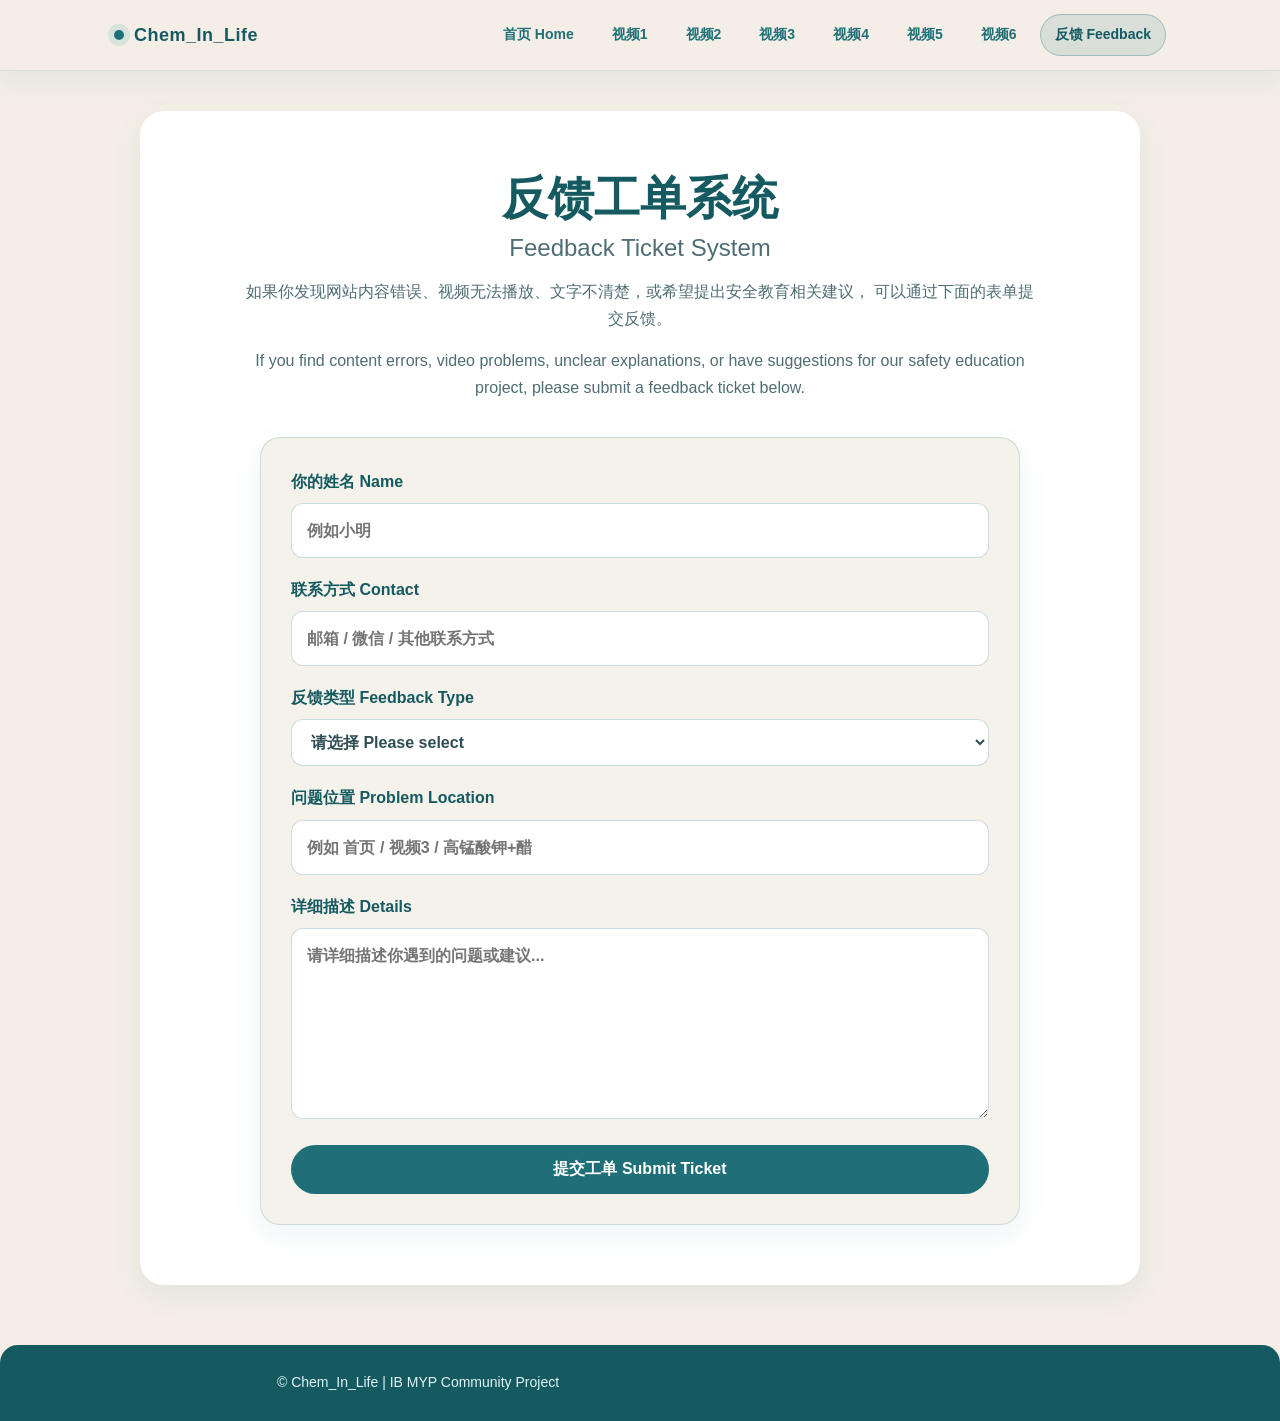
<file: feedback.html>
<!DOCTYPE html>
<html lang="zh-CN">
<head>
  <meta charset="UTF-8">
  <meta name="viewport" content="width=device-width, initial-scale=1.0">
  <title>反馈工单 Feedback Ticket | Chem In Life</title>
  <link rel="stylesheet" href="assets/style.css">
</head>

<body>
  <header class="nav">
    <div class="nav-inner">
      <a class="brand" href="index.html">
        <span class="dot"></span>
        Chem_In_Life
      </a>

      <nav class="links">
        <a href="index.html">首页 Home</a>
        <a href="video1.html">视频1</a>
        <a href="video2.html">视频2</a>
        <a href="video3.html">视频3</a>
        <a href="video4.html">视频4</a>
        <a href="video5.html">视频5</a>
        <a href="video6.html">视频6</a>
        <a class="active" href="feedback.html">反馈 Feedback</a>
      </nav>
    </div>
  </header>

  <main class="container">
    <h1>
      反馈工单系统
      <span class="video-en">Feedback Ticket System</span>
    </h1>

    <p>
      如果你发现网站内容错误、视频无法播放、文字不清楚，或希望提出安全教育相关建议，
      可以通过下面的表单提交反馈。
    </p>

    <p>
      If you find content errors, video problems, unclear explanations, or have suggestions for our safety education project,
      please submit a feedback ticket below.
    </p>

    <section class="ticket-box">
      <form class="ticket-form" action="https://formsubmit.co/gan_yuzy@163.com" method="POST">
        <input type="hidden" name="_subject" value="Chem In Life 新反馈工单">
        <input type="hidden" name="_captcha" value="false">
        <input type="hidden" name="_template" value="table">

        <label>
          你的姓名 Name
          <input type="text" name="name" placeholder="例如小明" required>
        </label>

        <label>
          联系方式 Contact
          <input type="text" name="contact" placeholder="邮箱 / 微信 / 其他联系方式">
        </label>

        <label>
          反馈类型 Feedback Type
          <select name="type" required>
            <option value="">请选择 Please select</option>
            <option value="网站错误 Website bug">网站错误 Website bug</option>
            <option value="视频问题 Video issue">视频问题 Video issue</option>
            <option value="内容错误 Content mistake">内容错误 Content mistake</option>
            <option value="安全建议 Safety suggestion">安全建议 Safety suggestion</option>
            <option value="其他 Other">其他 Other</option>
          </select>
        </label>

        <label>
          问题位置 Problem Location
          <input type="text" name="location" placeholder="例如 首页 / 视频3 / 高锰酸钾+醋">
        </label>

        <label>
          详细描述 Details
          <textarea name="message" rows="6" placeholder="请详细描述你遇到的问题或建议..." required></textarea>
        </label>

        <button type="submit">提交工单 Submit Ticket</button>
      </form>
    </section>
  </main>

  <footer>
    <p>© Chem_In_Life | IB MYP Community Project</p>
  </footer>
</body>
</html>
</file>
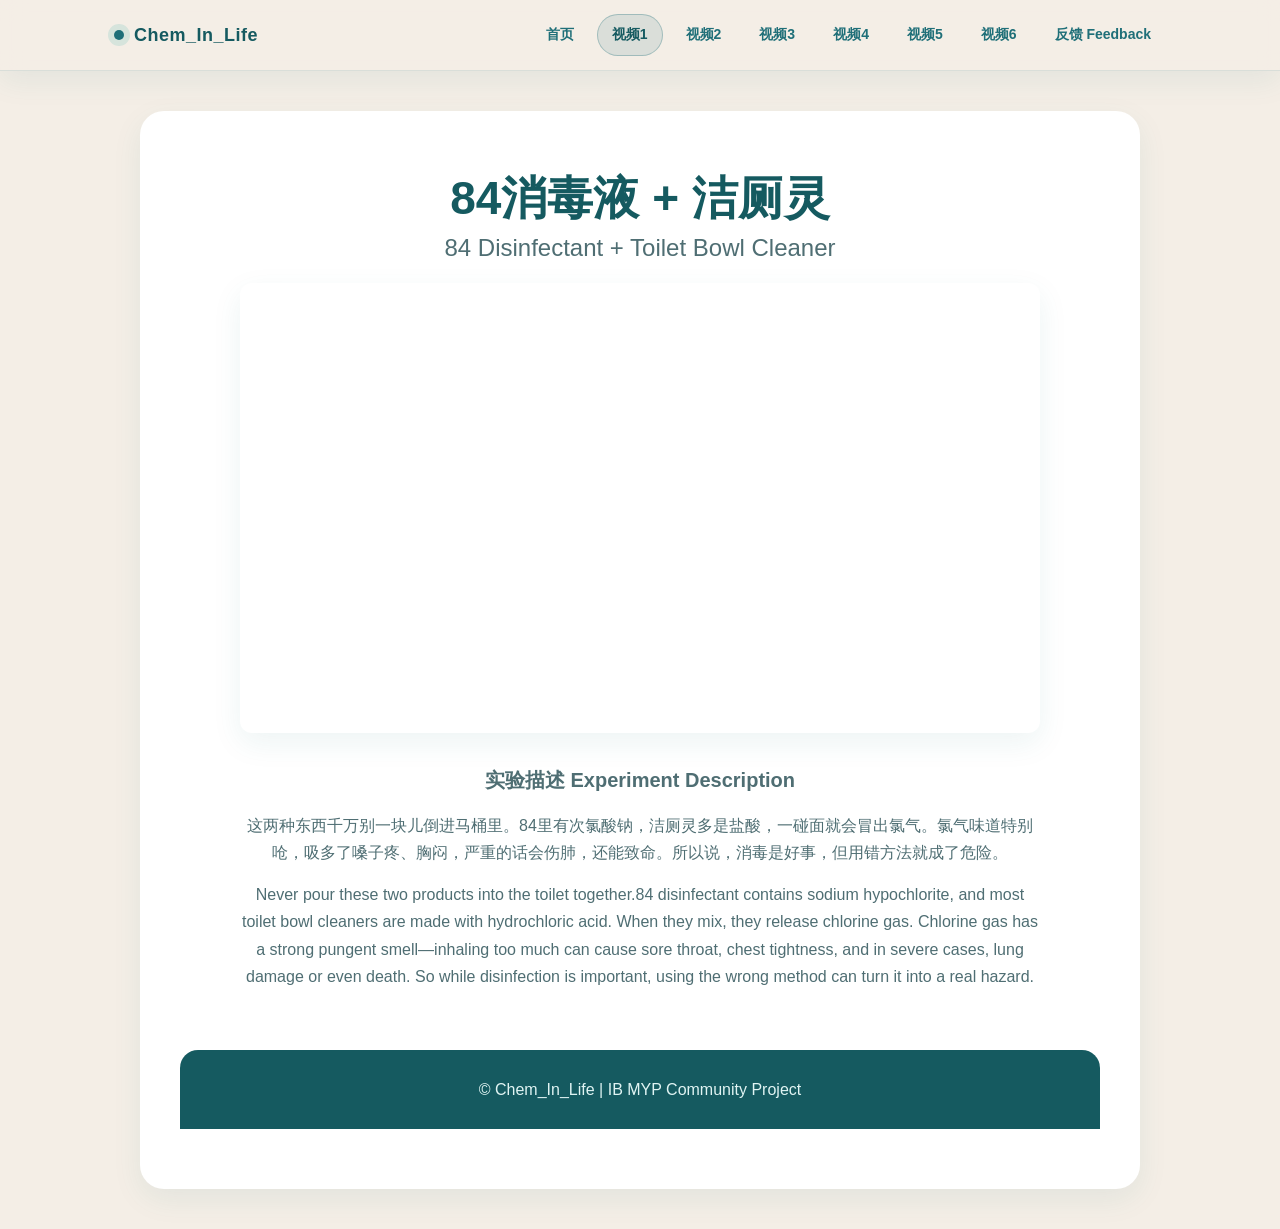
<file: video1.html>
<!doctype html>
<html lang="zh-CN">
<head>
  <meta charset="utf-8">
  <meta name="viewport" content="width=device-width, initial-scale=1">
  <title>84消毒液 + 洁厕灵</title>
  <link rel="stylesheet" href="assets/style.css">
  <style>
    .bilibili-wrap {
      position: relative;
      width: 100%;
      padding-bottom: 56.25%;
      height: 0;
      overflow: hidden;
    }
    .bilibili-wrap iframe {
      position: absolute;
      top: 0;
      left: 0;
      width: 100%;
      height: 100%;
      border: none;
    }
  </style>
</head>

<body>

<header class="nav">
  <div class="nav-inner">
    <a class="brand" href="index.html">
      <span class="dot"></span>
      Chem_In_Life
    </a>

    <nav class="links">
      <a href="index.html">首页</a>
      <a class="active" href="video1.html">视频1</a>
      <a href="video2.html">视频2</a>
      <a href="video3.html">视频3</a>
      <a href="video4.html">视频4</a>
      <a href="video5.html">视频5</a>
      <a href="video6.html">视频6</a>
      <a href="feedback.html">反馈 Feedback</a>
    </nav>
  </div>
</header>

<main class="container">
  <section class="card">

        <!-- 标题 -->
    <h1>
      84消毒液 + 洁厕灵
      <span class="video-en">84 Disinfectant + Toilet Bowl Cleaner</span>
    </h1>
     <!-- 视频 -->
    <div class="video-wrap">
      <div class="bilibili-wrap">
        <iframe src="https://player.bilibili.com/player.html?bvid=BV1VnofBAELG" scrolling="no" border="0" frameborder="no" framespacing="0" allowfullscreen="true"></iframe>
      </div>
    </div>



    <!-- 描述区域 -->
    <div class="desc">

      <h2>实验描述 Experiment Description</h2>

      <p>
        这两种东西千万别一块儿倒进马桶里。84里有次氯酸钠，洁厕灵多是盐酸，一碰面就会冒出氯气。氯气味道特别呛，吸多了嗓子疼、胸闷，严重的话会伤肺，还能致命。所以说，消毒是好事，但用错方法就成了危险。
      </p>

      <p>
        Never pour these two products into the toilet together.84 disinfectant contains sodium hypochlorite, and most toilet bowl cleaners are made with hydrochloric acid. When they mix, they release chlorine gas. Chlorine gas has a strong pungent smell—inhaling too much can cause sore throat, chest tightness, and in severe cases, lung damage or even death. So while disinfection is important, using the wrong method can turn it into a real hazard.
      </p>

    </div>

  </section>

  <div class="footer">
    © Chem_In_Life | IB MYP Community Project
  </div>
</main>

</body>
</html>
</file>
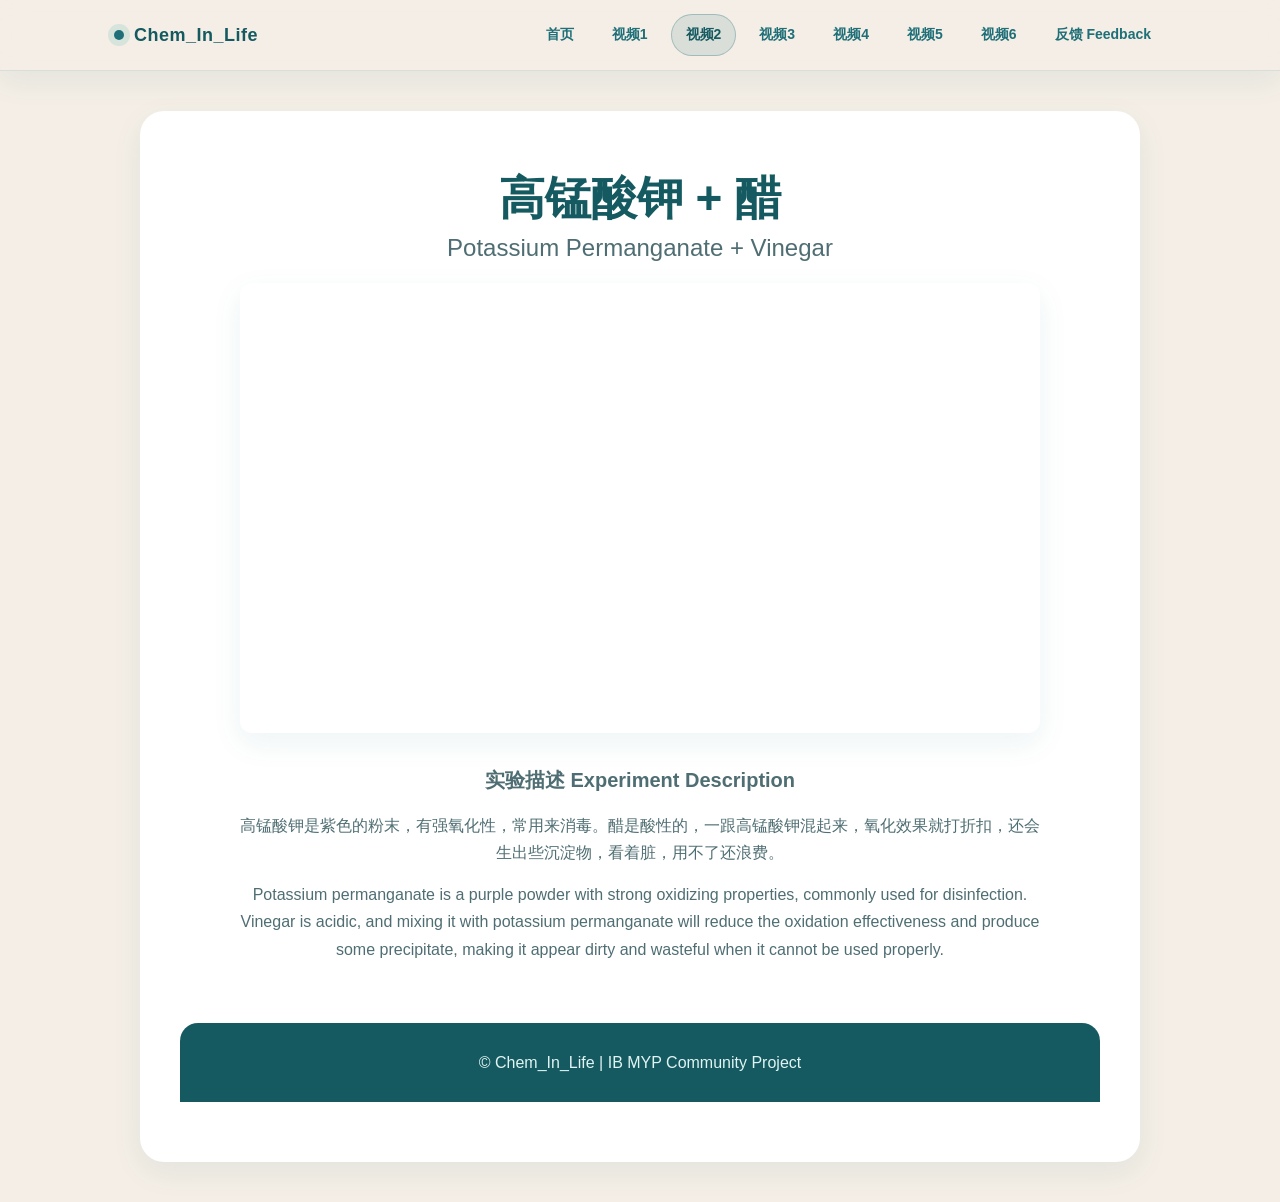
<file: video2.html>
<!doctype html>
<html lang="zh-CN">
<head>
  <meta charset="utf-8">
  <meta name="viewport" content="width=device-width, initial-scale=1">
  <title>高锰酸钾 + 醋</title>
  <link rel="stylesheet" href="assets/style.css">
</head>

<body>

<header class="nav">
  <div class="nav-inner">
    <a class="brand" href="index.html">
      <span class="dot"></span>
      Chem_In_Life
    </a>

    <nav class="links">
      <a href="index.html">首页</a>
      <a href="video1.html">视频1</a>
      <a class="active" href="video2.html">视频2</a>
      <a href="video3.html">视频3</a>
      <a href="video4.html">视频4</a>
      <a href="video5.html">视频5</a>
      <a href="video6.html">视频6</a>
      <a href="feedback.html">反馈 Feedback</a>
    </nav>
  </div>
</header>

<main class="container">
  <section class="card">

    <!-- 标题 -->
    <h1>
      高锰酸钾 + 醋
      <span class="video-en">Potassium Permanganate + Vinegar</span>
    </h1>
    
    <!-- 视频 -->
    <div class="video-wrap">
      <div class="bilibili-wrap">
        <iframe src="https://player.bilibili.com/player.html?bvid=BV1VnofBAErp" scrolling="no" border="0" frameborder="no" framespacing="0" allowfullscreen="true"></iframe>
      </div>
    </div>

    <!-- 描述区域 -->
    <div class="desc">
      <h2>实验描述 Experiment Description</h2>

      <p>
        高锰酸钾是紫色的粉末，有强氧化性，常用来消毒。醋是酸性的，一跟高锰酸钾混起来，氧化效果就打折扣，还会生出些沉淀物，看着脏，用不了还浪费。
      </p>

      <p>
        Potassium permanganate is a purple powder with strong oxidizing properties, commonly used for disinfection. Vinegar is acidic, and mixing it with potassium permanganate will reduce the oxidation effectiveness and produce some precipitate, making it appear dirty and wasteful when it cannot be used properly.
      </p>
    </div>

  </section>

  <div class="footer">
    © Chem_In_Life | IB MYP Community Project
  </div>
</main>

</body>
</html>
</file>
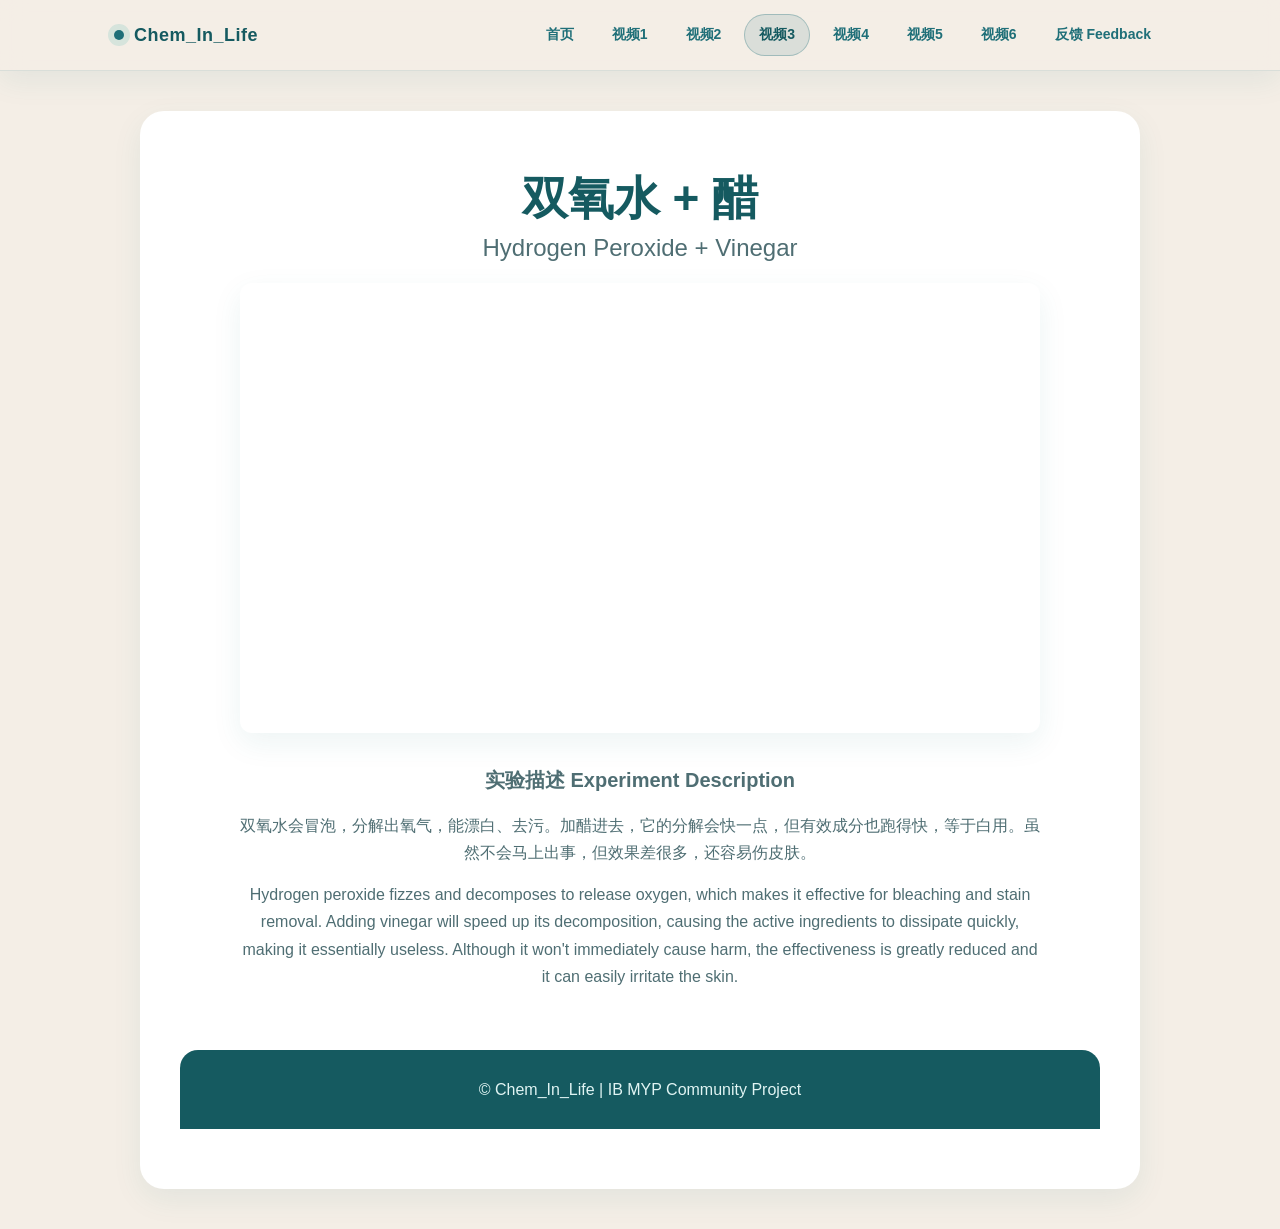
<file: video3.html>
<!doctype html>
<html lang="zh-CN">
<head>
  <meta charset="utf-8">
  <meta name="viewport" content="width=device-width, initial-scale=1">
  <title>双氧水 + 醋</title>
  <link rel="stylesheet" href="assets/style.css">
</head>

<body>

<header class="nav">
  <div class="nav-inner">
    <a class="brand" href="index.html">
      <span class="dot"></span>
      Chem_In_Life
    </a>

    <nav class="links">
      <a href="index.html">首页</a>
      <a href="video1.html">视频1</a>
      <a href="video2.html">视频2</a>
      <a class="active" href="video3.html">视频3</a>
      <a href="video4.html">视频4</a>
      <a href="video5.html">视频5</a>
      <a href="video6.html">视频6</a>
      <a href="feedback.html">反馈 Feedback</a>
    </nav>
  </div>
</header>

<main class="container">
  <section class="card">

    <!-- 标题 -->
    <h1>
      双氧水 + 醋
      <span class="video-en">Hydrogen Peroxide + Vinegar</span>
    </h1>
    
    <!-- 视频 -->
    <div class="video-wrap">
      <div class="bilibili-wrap">
        <iframe src="https://player.bilibili.com/player.html?bvid=BV19nofBAEze" scrolling="no" border="0" frameborder="no" framespacing="0" allowfullscreen="true"></iframe>
      </div>
    </div>

    <!-- 描述区域 -->
    <div class="desc">
      <h2>实验描述 Experiment Description</h2>

      <p>
        双氧水会冒泡，分解出氧气，能漂白、去污。加醋进去，它的分解会快一点，但有效成分也跑得快，等于白用。虽然不会马上出事，但效果差很多，还容易伤皮肤。
      </p>

      <p>
        Hydrogen peroxide fizzes and decomposes to release oxygen, which makes it effective for bleaching and stain removal. Adding vinegar will speed up its decomposition, causing the active ingredients to dissipate quickly, making it essentially useless. Although it won't immediately cause harm, the effectiveness is greatly reduced and it can easily irritate the skin.
      </p>
    </div>

  </section>

  <div class="footer">
    © Chem_In_Life | IB MYP Community Project
  </div>
</main>

</body>
</html>
</file>
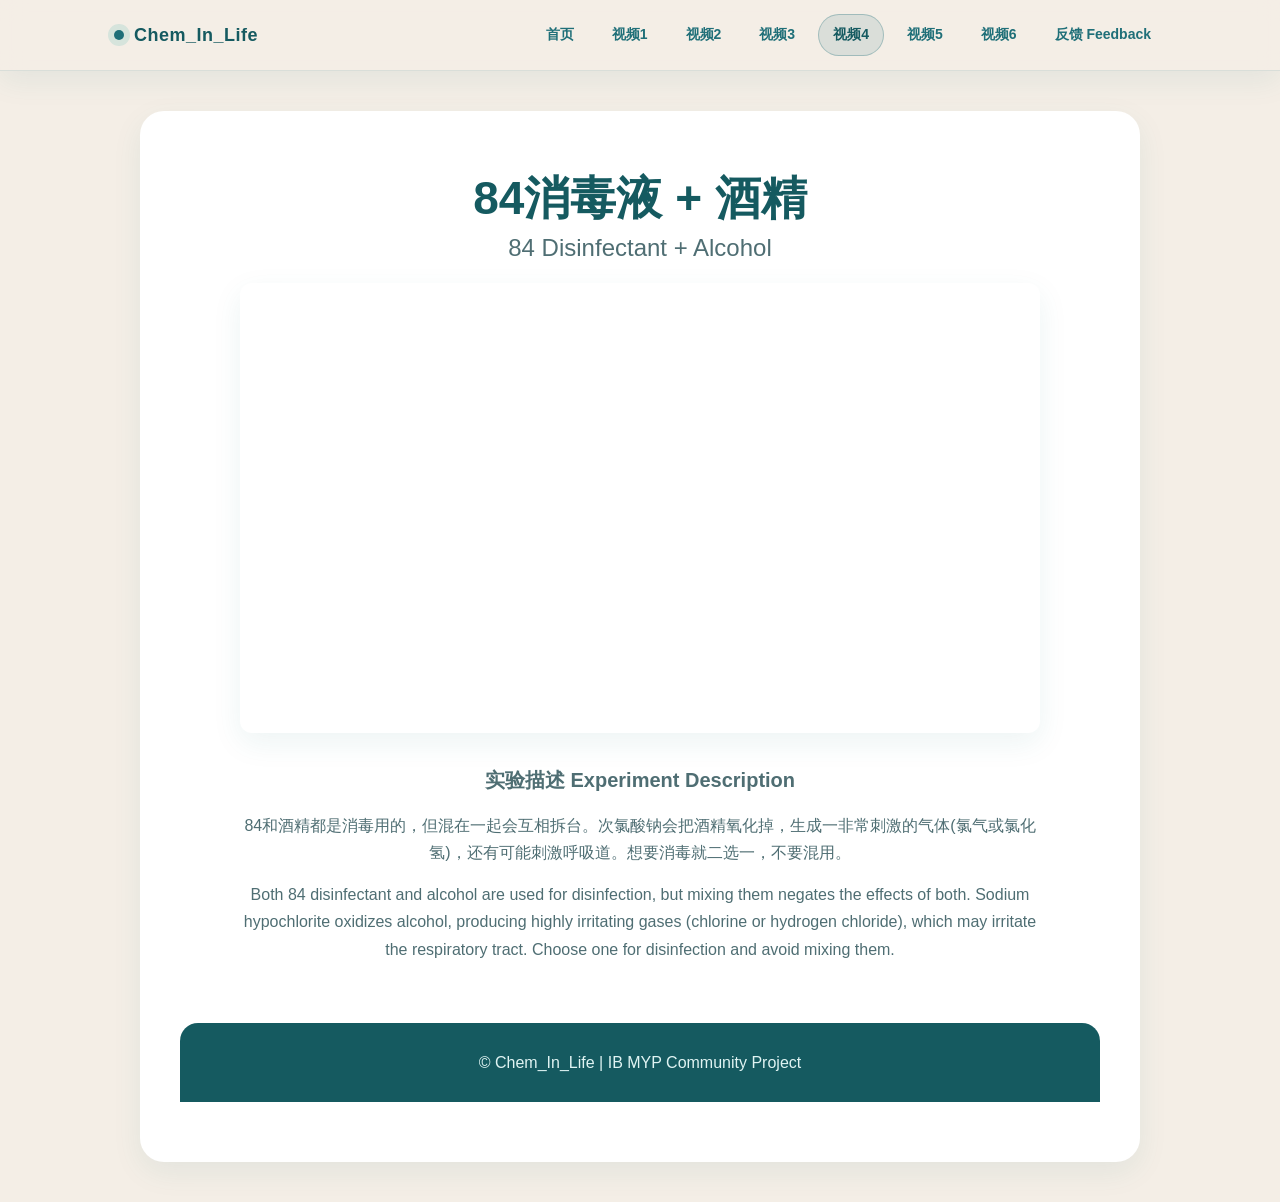
<file: video4.html>
<!doctype html>
<html lang="zh-CN">
<head>
  <meta charset="utf-8">
  <meta name="viewport" content="width=device-width, initial-scale=1">
  <title>84消毒液 + 酒精</title>
  <link rel="stylesheet" href="assets/style.css">
</head>

<body>

<header class="nav">
  <div class="nav-inner">
    <a class="brand" href="index.html">
      <span class="dot"></span>
      Chem_In_Life
    </a>

    <nav class="links">
      <a href="index.html">首页</a>
      <a href="video1.html">视频1</a>
      <a href="video2.html">视频2</a>
      <a href="video3.html">视频3</a>
      <a class="active" href="video4.html">视频4</a>
      <a href="video5.html">视频5</a>
      <a href="video6.html">视频6</a>
      <a href="feedback.html">反馈 Feedback</a>
    </nav>
  </div>
</header>

<main class="container">
  <section class="card">

    <!-- 标题 -->
    <h1>
      84消毒液 + 酒精
      <span class="video-en">84 Disinfectant + Alcohol</span>
    </h1>
    
    <!-- 视频 -->
    <div class="video-wrap">
      <div class="bilibili-wrap">
        <iframe src="https://player.bilibili.com/player.html?bvid=BV1VnofBAEm2" scrolling="no" border="0" frameborder="no" framespacing="0" allowfullscreen="true"></iframe>
      </div>
    </div>

    <!-- 描述区域 -->
    <div class="desc">
      <h2>实验描述 Experiment Description</h2>

      <p>
        84和酒精都是消毒用的，但混在一起会互相拆台。次氯酸钠会把酒精氧化掉，生成一非常刺激的气体(氯气或氯化氢)，还有可能刺激呼吸道。想要消毒就二选一，不要混用。
      </p>

      <p>
        Both 84 disinfectant and alcohol are used for disinfection, but mixing them negates the effects of both. Sodium hypochlorite oxidizes alcohol, producing highly irritating gases (chlorine or hydrogen chloride), which may irritate the respiratory tract. Choose one for disinfection and avoid mixing them.
      </p>
    </div>

  </section>

  <div class="footer">
    © Chem_In_Life | IB MYP Community Project
  </div>
</main>

</body>
</html>
</file>
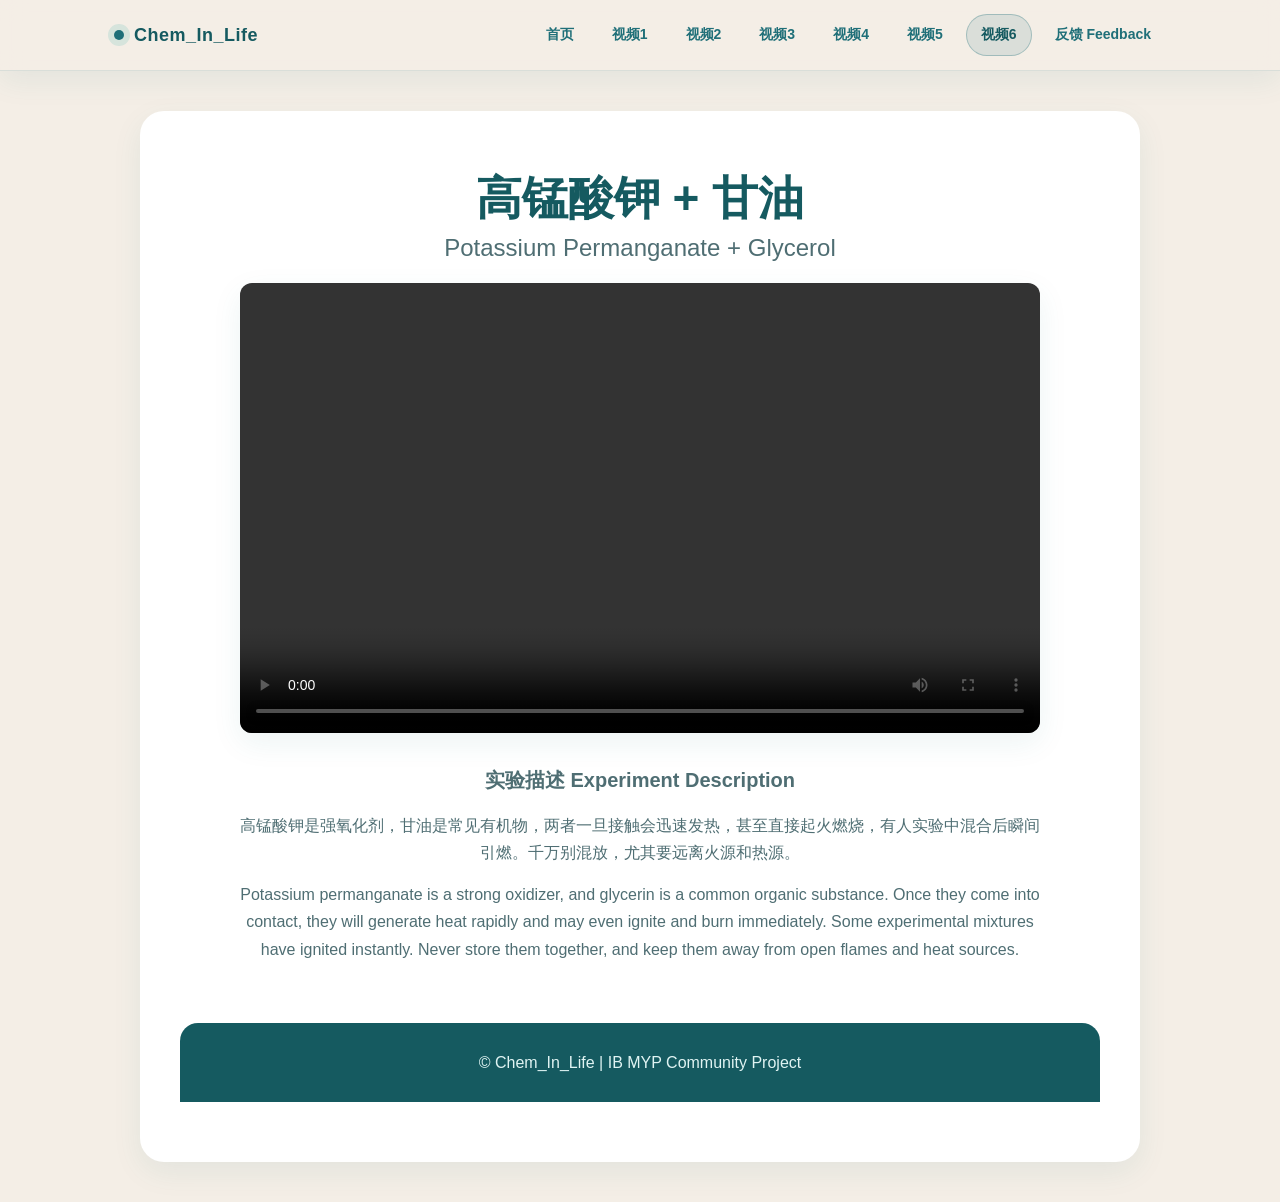
<file: video6.html>
<!doctype html>
<html lang="zh-CN">
<head>
  <meta charset="utf-8">
  <meta name="viewport" content="width=device-width, initial-scale=1">
  <title>高锰酸钾 + 甘油</title>
  <link rel="stylesheet" href="assets/style.css">
</head>

<body>

<header class="nav">
  <div class="nav-inner">
    <a class="brand" href="index.html">
      <span class="dot"></span>
      Chem_In_Life
    </a>

    <nav class="links">
      <a href="index.html">首页</a>
      <a href="video1.html">视频1</a>
      <a href="video2.html">视频2</a>
      <a href="video3.html">视频3</a>
      <a href="video4.html">视频4</a>
      <a href="video5.html">视频5</a>
      <a class="active" href="video6.html">视频6</a>
      <a href="feedback.html">反馈 Feedback</a>
    </nav>
  </div>
</header>

<main class="container">
  <section class="card">

    <!-- 标题 -->
    <h1>
      高锰酸钾 + 甘油
      <span class="video-en">Potassium Permanganate + Glycerol</span>
    </h1>
    
    <!-- 视频 -->
    <div class="video-wrap">
      <video controls>
        <source src="assets/video6.mp4" type="video/mp4">
        您的浏览器不支持 HTML5 video 标签。
      </video>
    </div>

    <!-- 描述区域 -->
    <div class="desc">
      <h2>实验描述 Experiment Description</h2>

      <p>
        高锰酸钾是强氧化剂，甘油是常见有机物，两者一旦接触会迅速发热，甚至直接起火燃烧，有人实验中混合后瞬间引燃。千万别混放，尤其要远离火源和热源。
      </p>

      <p>
        Potassium permanganate is a strong oxidizer, and glycerin is a common organic substance. Once they come into contact, they will generate heat rapidly and may even ignite and burn immediately. Some experimental mixtures have ignited instantly. Never store them together, and keep them away from open flames and heat sources.
      </p>
    </div>

  </section>

  <div class="footer">
    © Chem_In_Life | IB MYP Community Project
  </div>
</main>

</body>
</html>
</file>
<file: assets/style.css>
/* =====================================================
   Chem In Life - Beige + Deep Teal Elegant Theme
   ===================================================== */

/* ========= 颜色变量 ========= */
:root{
  --bg-main:#F4EEE6;
  --bg-soft:#E9DFD3;
  --bg-card:#FFFFFF;
   
  --text-dark:#2F4F54;     /* 主文字（带青） */
  --text-medium:#4F6E73;   /* 次文字 */
  --text-light:#7C9B9F;    /* 辅助文字 */

  --primary:#1F6F78;
  --primary-dark:#155A60;
  --primary-light:#2CA6A4;

  --border-light:#DDD4C8;
  --shadow-soft:0 10px 30px rgba(31,111,120,0.08);

  --radius:16px;
  --transition:0.25s ease;
}

/* ========= 全局重置 ========= */
*{
  margin:0;
  padding:0;
  box-sizing:border-box;
}

body{
  background:var(--bg-main);
  font-family:-apple-system,BlinkMacSystemFont,"Segoe UI",Roboto,
               "PingFang SC","Hiragino Sans GB","Microsoft YaHei",Arial,sans-serif;
  color:var(--text-dark);
  line-height:1.7;
}

/* 全局链接修复（防止蓝色下划线） */
a{
  text-decoration:none;
  color:inherit;
}

/* =====================================================
   NAVBAR
   ===================================================== */

header.nav{
  position:sticky;
  top:0;
  z-index:1000;

  background:rgba(244,238,230,0.95);
  backdrop-filter:blur(12px);
  -webkit-backdrop-filter:blur(12px);

  border-bottom:1px solid rgba(31,111,120,0.12);
  box-shadow:var(--shadow-soft);
}

.nav .nav-inner{
  max-width:1100px;
  margin:0 auto;
  padding:14px 24px;

  display:flex;
  align-items:center;
  justify-content:space-between;
  gap:20px;
}

/* 品牌 */
.nav .brand{
  display:flex;
  align-items:center;
  gap:10px;

  font-weight:800;
  font-size:18px;
  letter-spacing:0.5px;
  color:var(--primary-dark);
  white-space:nowrap;
}

/* 品牌小圆点 */
.nav .brand .dot{
  width:10px;
  height:10px;
  border-radius:50%;
  background:var(--primary);
  box-shadow:0 0 0 6px rgba(44,166,164,0.15);
}

/* 链接区域 */
.nav nav.links{
  display:flex;
  align-items:center;
  gap:8px;
  flex-wrap:wrap;
}

/* 每个导航链接 */
.nav nav.links a{
  font-size:14px;
  font-weight:650;
  padding:8px 14px;
  border-radius:999px;

  color:var(--primary);
  border:1px solid transparent;
  transition:var(--transition);
}

/* hover */
.nav nav.links a:hover{
  background:rgba(44,166,164,0.12);
  border-color:rgba(44,166,164,0.25);
  transform:translateY(-1px);
}

/* 当前页 */
.nav nav.links a.active{
  background:rgba(31,111,120,0.12);
  border-color:rgba(31,111,120,0.3);
  color:var(--primary-dark);
}

/* =====================================================
   主容器
   ===================================================== */

.container{
  max-width:1000px;
  margin:40px auto;
  padding:60px 40px;

  background:var(--bg-card);
  border-radius:24px;
  box-shadow:var(--shadow-soft);
}

/* 标题 */
h1{
  text-align:center;
  font-size:46px;
  color:var(--primary-dark);
  margin-bottom:15px;
  line-height:1.2;
}

/* 标题中的英文部分 */
h1 .video-en{
  display:block;
  font-size:24px;
  color:var(--text-medium);
  margin-top:8px;
  margin-bottom:0;
  font-weight:normal;
}

h2{
  text-align:center;
  font-size:20px;
  color:var(--text-medium);
  margin:30px 0 10px;
}

h3{
  text-align:center;
  font-size:18px;
  margin-top:30px;
}

/* 段落 */
p{
  text-align:center;
  color:var(--text-medium);
  max-width:800px;
  margin:15px auto;
}

/* =====================================================
   视频容器样式 - 统一的响应式设计
   ===================================================== */

.video-wrap{
  position:relative;
  width:100%;
  max-width:800px;
  margin:20px auto 30px;
  overflow:hidden;
  border-radius:12px;
  box-shadow:var(--shadow-soft);
}

/* 使用现代 aspect-ratio 属性 + 降级方案 */
.video-wrap{
  aspect-ratio: 16 / 9;
}

/* 兼容旧浏览器的降级方案 */
@supports not (aspect-ratio: 16 / 9) {
  .video-wrap{
    padding-top: 56.25%;
    height: 0;
  }
}

/* B站iframe容器 */
.video-wrap .bilibili-wrap{
  position:relative;
  width:100%;
  height:100%;
  overflow:hidden;
}

/* 视频元素 */
.video-wrap video,
.video-wrap iframe{
  position:absolute;
  top:0;
  left:0;
  width:100%;
  height:100%;
  border:none;
  object-fit:contain;
}

/* ===============================
   FIX: Quick links (5 video links)
   =============================== */

/* 兼容：如果你有 link-list 就用它；如果没有，也能用 #quick-links/.quick-links/.video-links */
.link-list,
#quick-links,
.quick-links,
.video-links{
  max-width: 900px;
  margin: 26px auto 0;
  display: grid;
  grid-template-columns: 1fr;
  gap: 12px;
  text-align: center;
}

/* ✅ 关键：把"这类链接区域里的 a"变成按钮卡片 */
.link-list a,
#quick-links a,
.quick-links a,
.video-links a{
  display: inline-block;
  width: min(860px, 100%);
  margin: 0 auto;

  padding: 14px 18px;
  border-radius: 14px;

  background: rgba(214,236,235,0.50);
  border: 1px solid rgba(31,111,120,0.22);

  color: var(--primary-dark);
  font-weight: 650;
  text-decoration: none;
  transition: var(--transition);
}

.link-list a:hover,
#quick-links a:hover,
.quick-links a:hover,
.video-links a:hover{
  background: rgba(44,166,164,0.18);
  border-color: rgba(44,166,164,0.45);
  transform: translateY(-2px);
}

/* 如果你的链接现在被包在 h2/h3/p 里导致间距巨大，压一压 */
.link-list > * ,
#quick-links > * ,
.quick-links > * ,
.video-links > * {
  margin: 0 !important;
}

/* ===============================
   FIX: Footer (works for <footer> and .footer)
   =============================== */

footer,
.footer{
  margin-top: 60px;
  padding: 26px 18px;
  text-align: center;

  background: var(--primary-dark);
  color: #E0F4F3;

  border-top-left-radius: 18px;
  border-top-right-radius: 18px;
}

/* footer 内文字 */
footer p,
.footer p{
  margin: 0;
  color: #E0F4F3;
  font-size: 14px;
}

/* 如果你 footer 里用了 a，也保持一致 */
footer a,
.footer a{
  color: #E0F4F3;
  text-decoration: underline;
}

/* =====================================================
   响应式
   ===================================================== */

@media (max-width:768px){

  .nav .nav-inner{
    flex-direction:column;
    align-items:flex-start;
  }

  .nav nav.links{
    width:100%;
    justify-content:flex-start;
  }

  .container{
    margin:20px;
    padding:30px 20px;
  }

  h1{
    font-size:28px;
    margin-bottom:10px;
  }

  h1 .video-en{
    font-size:18px;
    margin-top:6px;
  }
  
  .video-wrap{
    margin:12px auto 20px;
    max-width:95%;
  }

  h2{
    font-size:18px;
    margin:20px 0 8px;
  }

  p{
    font-size:14px;
  }
}

@media (max-width:480px){
  .container{
    margin:10px;
    padding:20px 16px;
  }

  h1{
    font-size:22px;
    margin-bottom:8px;
  }

  h1 .video-en{
    font-size:14px;
    margin-top:4px;
  }

  .video-wrap{
    margin:10px auto 15px;
    max-width:100%;
  }
}

/* =====================================================
   Feedback Ticket System
===================================================== */

.ticket-box {
  max-width: 760px;
  margin: 35px auto 0;
  padding: 30px;
  background: rgba(233, 223, 211, 0.45);
  border: 1px solid rgba(31, 111, 120, 0.18);
  border-radius: 20px;
  box-shadow: var(--shadow-soft);
}

.ticket-form {
  display: grid;
  gap: 18px;
}

.ticket-form label {
  display: grid;
  gap: 8px;
  color: var(--primary-dark);
  font-weight: 700;
  text-align: left;
}

.ticket-form input,
.ticket-form select,
.ticket-form textarea {
  width: 100%;
  padding: 13px 15px;
  border: 1px solid rgba(31, 111, 120, 0.24);
  border-radius: 12px;
  background: #ffffff;
  color: var(--text-dark);
  font: inherit;
  outline: none;
  transition: var(--transition);
}

.ticket-form input:focus,
.ticket-form select:focus,
.ticket-form textarea:focus {
  border-color: var(--primary);
  box-shadow: 0 0 0 4px rgba(44, 166, 164, 0.14);
}

.ticket-form textarea {
  resize: vertical;
  min-height: 140px;
}

.ticket-form button {
  margin-top: 8px;
  padding: 14px 20px;
  border: none;
  border-radius: 999px;
  background: var(--primary);
  color: #ffffff;
  font-size: 16px;
  font-weight: 800;
  cursor: pointer;
  transition: var(--transition);
}

.ticket-form button:hover {
  background: var(--primary-dark);
  transform: translateY(-2px);
}

@media (max-width: 768px) {
  .ticket-box {
    padding: 22px 18px;
  }

  .ticket-form button {
    width: 100%;
  }
}
</file>
